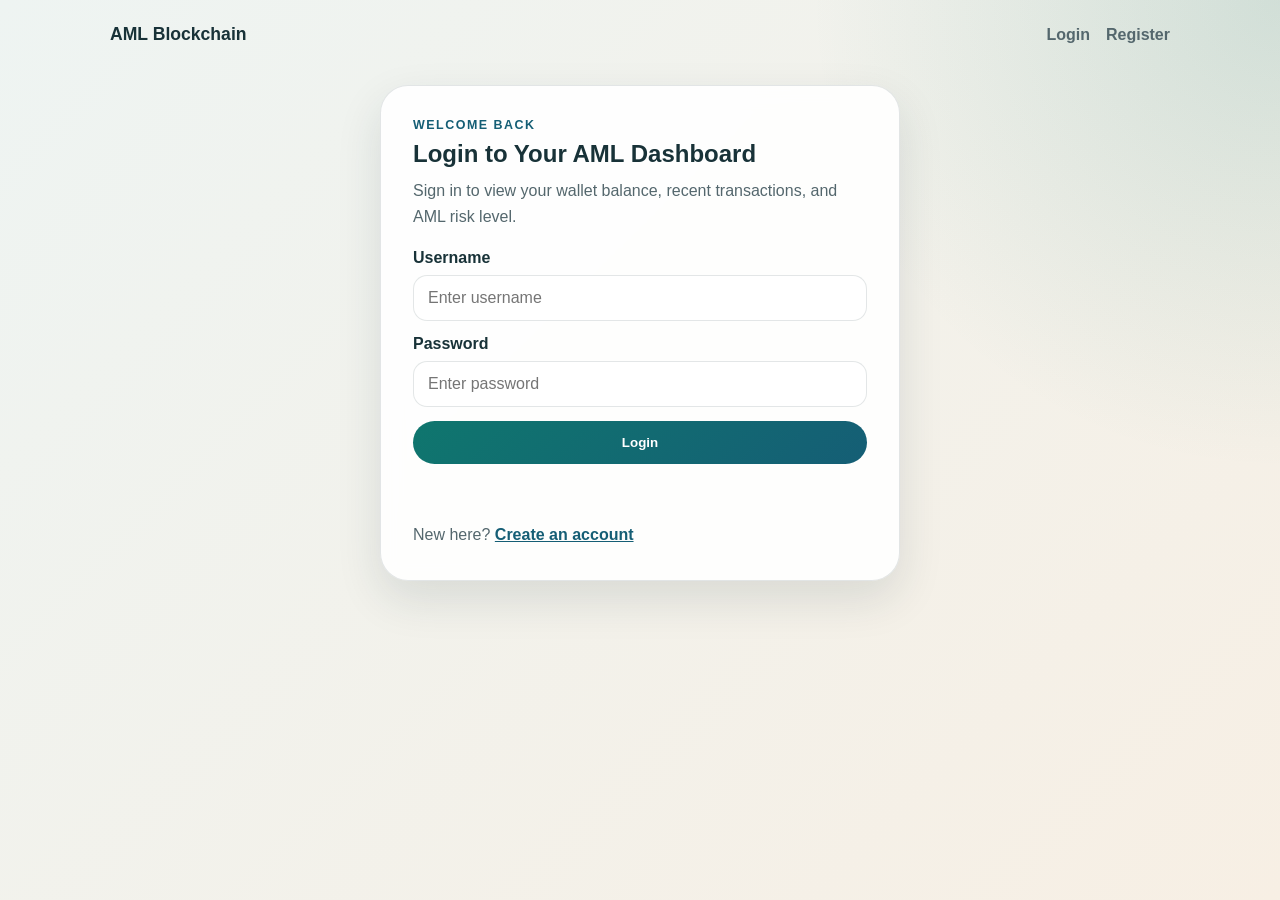
<file: frontend/login.html>
<!DOCTYPE html>
<html lang="en">
<head>
    <meta charset="UTF-8" />
    <meta name="viewport" content="width=device-width, initial-scale=1.0" />
    <title>Login | AML Blockchain</title>
    <link rel="stylesheet" href="auth.css" />
</head>
<body>
    <nav class="top-nav">
        <a href="/login" class="brand">AML Blockchain</a>
        <div class="nav-links">
            <a href="/login">Login</a>
            <a href="/register">Register</a>
        </div>
    </nav>

    <main class="auth-page">
        <section class="auth-panel">
            <div>
                <p class="eyebrow">Welcome Back</p>
                <h1>Login to Your AML Dashboard</h1>
                <p class="subtitle">
                    Sign in to view your wallet balance, recent transactions, and AML risk level.
                </p>
            </div>

            <form id="loginForm" class="auth-form">
                <label>
                    Username
                    <input type="text" name="username" placeholder="Enter username" required />
                </label>
                <label>
                    Password
                    <input type="password" name="password" placeholder="Enter password" required />
                </label>
                <button type="submit" class="primary-btn">Login</button>
                <p id="authMessage" class="feedback-message" aria-live="polite"></p>
            </form>

            <p class="footer-copy">
                New here? <a href="/register">Create an account</a>
            </p>
        </section>
    </main>

    <script src="auth.js"></script>
</body>
</html>
</file>
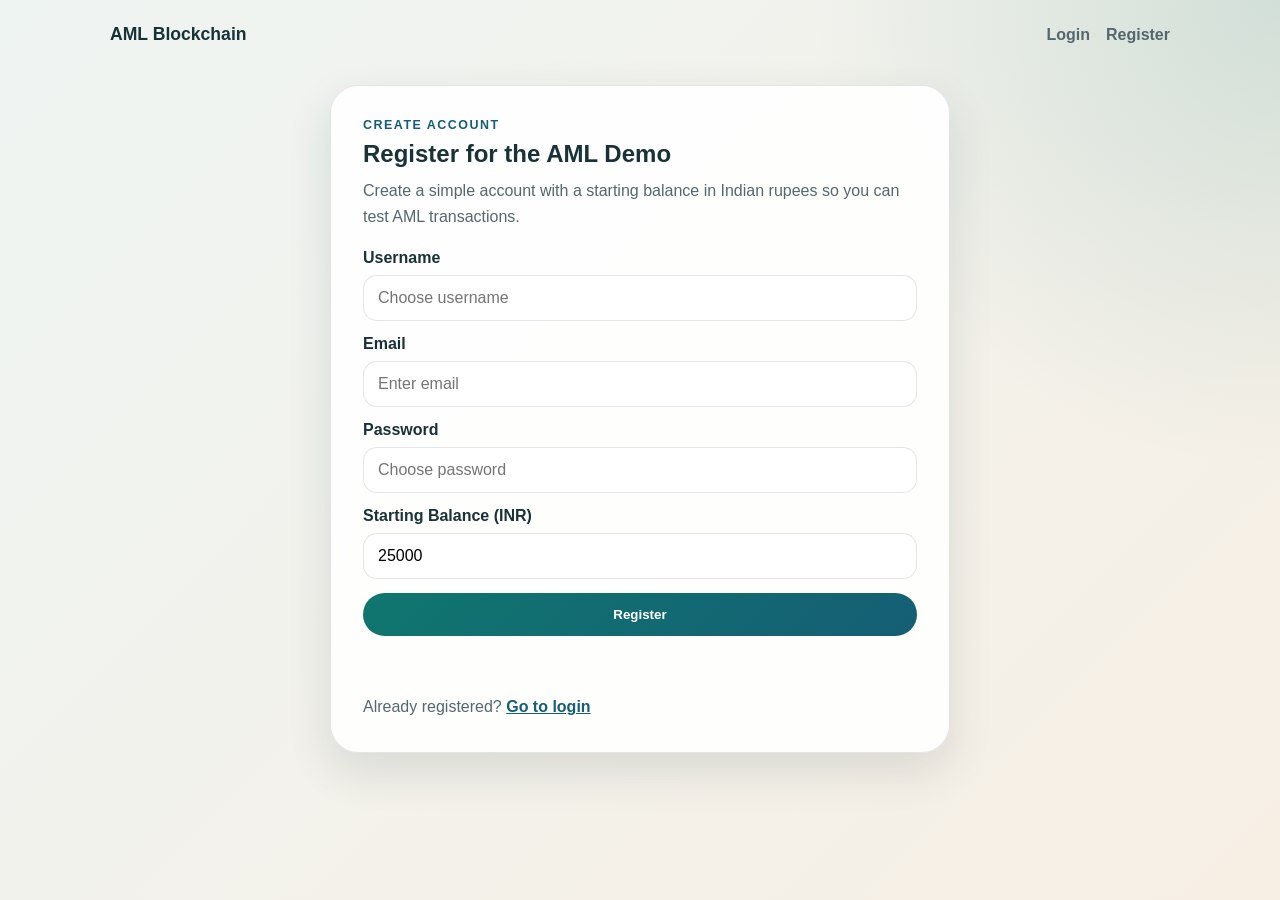
<file: frontend/register.html>
<!DOCTYPE html>
<html lang="en">
<head>
    <meta charset="UTF-8" />
    <meta name="viewport" content="width=device-width, initial-scale=1.0" />
    <title>Register | AML Blockchain</title>
    <link rel="stylesheet" href="auth.css" />
</head>
<body>
    <nav class="top-nav">
        <a href="/login" class="brand">AML Blockchain</a>
        <div class="nav-links">
            <a href="/login">Login</a>
            <a href="/register">Register</a>
        </div>
    </nav>

    <main class="auth-page">
        <section class="auth-panel wide">
            <div>
                <p class="eyebrow">Create Account</p>
                <h1>Register for the AML Demo</h1>
                <p class="subtitle">
                    Create a simple account with a starting balance in Indian rupees so you can test AML transactions.
                </p>
            </div>

            <form id="registerForm" class="auth-form">
                <label>
                    Username
                    <input type="text" name="username" placeholder="Choose username" required />
                </label>
                <label>
                    Email
                    <input type="email" name="email" placeholder="Enter email" required />
                </label>
                <label>
                    Password
                    <input type="password" name="password" placeholder="Choose password" required />
                </label>
                <label>
                    Starting Balance (INR)
                    <input type="number" name="balance" min="100" step="0.01" value="25000" required />
                </label>
                <button type="submit" class="primary-btn">Register</button>
                <p id="authMessage" class="feedback-message" aria-live="polite"></p>
            </form>

            <p class="footer-copy">
                Already registered? <a href="/login">Go to login</a>
            </p>
        </section>
    </main>

    <script src="auth.js"></script>
</body>
</html>
</file>
<file: frontend/auth.css>
:root {
    --bg: #eef4f2;
    --surface: rgba(255, 255, 255, 0.9);
    --ink: #183238;
    --muted: #54676d;
    --accent: #0f766e;
    --accent-dark: #155e75;
    --border: rgba(24, 50, 56, 0.12);
    --success: #166534;
    --danger: #b91c1c;
    --shadow: 0 18px 45px rgba(24, 50, 56, 0.12);
}

* {
    box-sizing: border-box;
}

body {
    margin: 0;
    font-family: "Segoe UI", Tahoma, Geneva, Verdana, sans-serif;
    color: var(--ink);
    background:
        radial-gradient(circle at top right, rgba(15, 118, 110, 0.15), transparent 30%),
        linear-gradient(135deg, #eef4f2, #f7efe4);
    min-height: 100vh;
}

.top-nav {
    max-width: 1100px;
    margin: 0 auto;
    padding: 24px 20px 0;
    display: flex;
    justify-content: space-between;
    align-items: center;
}

.brand {
    text-decoration: none;
    color: var(--ink);
    font-weight: 800;
    font-size: 1.1rem;
}

.nav-links {
    display: flex;
    gap: 16px;
}

.nav-links a {
    text-decoration: none;
    color: var(--muted);
    font-weight: 600;
}

.auth-page {
    max-width: 1100px;
    margin: 0 auto;
    padding: 40px 20px 60px;
    display: grid;
    place-items: center;
}

.auth-panel {
    width: 100%;
    max-width: 520px;
    background: var(--surface);
    border: 1px solid var(--border);
    border-radius: 28px;
    padding: 32px;
    box-shadow: var(--shadow);
    backdrop-filter: blur(10px);
    display: grid;
    gap: 20px;
}

.auth-panel.wide {
    max-width: 620px;
}

.eyebrow {
    margin: 0 0 8px;
    color: var(--accent-dark);
    text-transform: uppercase;
    letter-spacing: 0.12em;
    font-size: 0.78rem;
    font-weight: 700;
}

h1 {
    margin: 0 0 10px;
}

.subtitle,
.footer-copy {
    color: var(--muted);
    line-height: 1.6;
    margin: 0;
}

.auth-form {
    display: grid;
    gap: 14px;
}

label {
    display: grid;
    gap: 8px;
    font-weight: 600;
}

input {
    border: 1px solid var(--border);
    border-radius: 14px;
    padding: 13px 14px;
    font-size: 1rem;
}

.primary-btn {
    border: none;
    border-radius: 999px;
    padding: 14px 18px;
    color: white;
    background: linear-gradient(135deg, var(--accent), var(--accent-dark));
    font-weight: 700;
    cursor: pointer;
}

.feedback-message {
    min-height: 24px;
    font-weight: 700;
    margin: 0;
}

.feedback-message.success {
    color: var(--success);
}

.feedback-message.error {
    color: var(--danger);
}

.footer-copy a {
    color: var(--accent-dark);
    font-weight: 700;
}

@media (max-width: 640px) {
    .top-nav {
        flex-direction: column;
        gap: 12px;
        align-items: flex-start;
    }

    .auth-panel {
        padding: 24px;
    }
}
</file>
